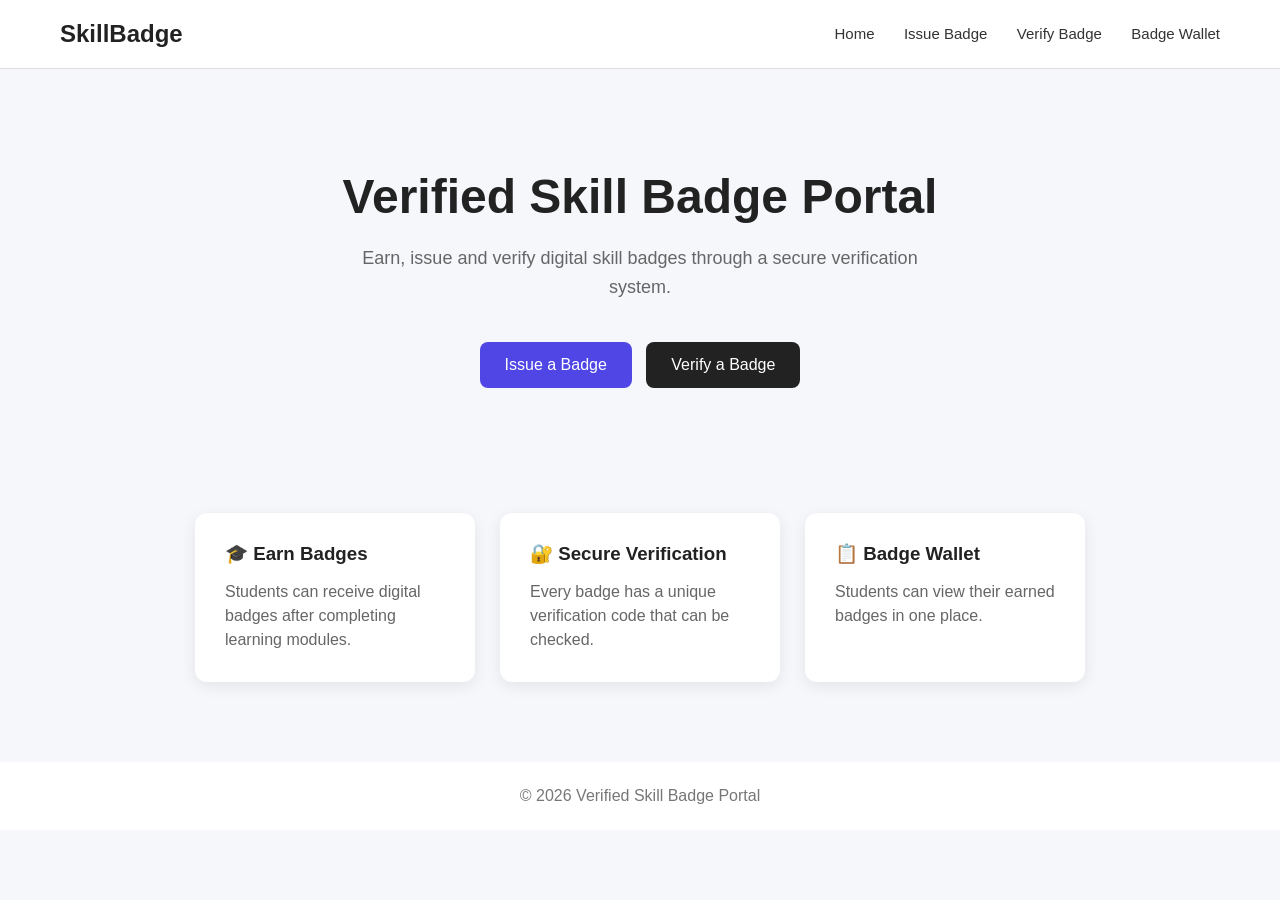
<file: frontend/index.html>
<!DOCTYPE html>
<html lang="en">

<head>
    <meta charset="UTF-8">
    <meta name="viewport" content="width=device-width, initial-scale=1.0">

    <title>Verified Skill Badge Portal</title>

    <link rel="stylesheet" href="css/style.css">
</head>

<body>

    <!-- Navigation Bar -->
    <nav>
        <h2>SkillBadge</h2>

        <div>
            <a href="index.html">Home</a>
            <a href="issue-badge.html">Issue Badge</a>
            <a href="verify-badge.html">Verify Badge</a>
            <a href="wallet.html">Badge Wallet</a>
        </div>
    </nav>


    <!-- Main Section -->
    <main>

        <section class="hero">

            <h1>Verified Skill Badge Portal</h1>

            <p>
                Earn, issue and verify digital skill badges
                through a secure verification system.
            </p>

            <div class="buttons">

                <a href="issue-badge.html" class="btn">
                    Issue a Badge
                </a>

                <a href="verify-badge.html" class="btn secondary">
                    Verify a Badge
                </a>

            </div>

        </section>


        <!-- Features -->
        <section class="features">

            <div class="card">
                <h3>🎓 Earn Badges</h3>
                <p>
                    Students can receive digital badges
                    after completing learning modules.
                </p>
            </div>

            <div class="card">
                <h3>🔐 Secure Verification</h3>
                <p>
                    Every badge has a unique verification
                    code that can be checked.
                </p>
            </div>

            <div class="card">
                <h3>📋 Badge Wallet</h3>
                <p>
                    Students can view their earned badges
                    in one place.
                </p>
            </div>

        </section>

    </main>


    <!-- Footer -->
    <footer>
        <p>© 2026 Verified Skill Badge Portal</p>
    </footer>

</body>

</html>
</file>
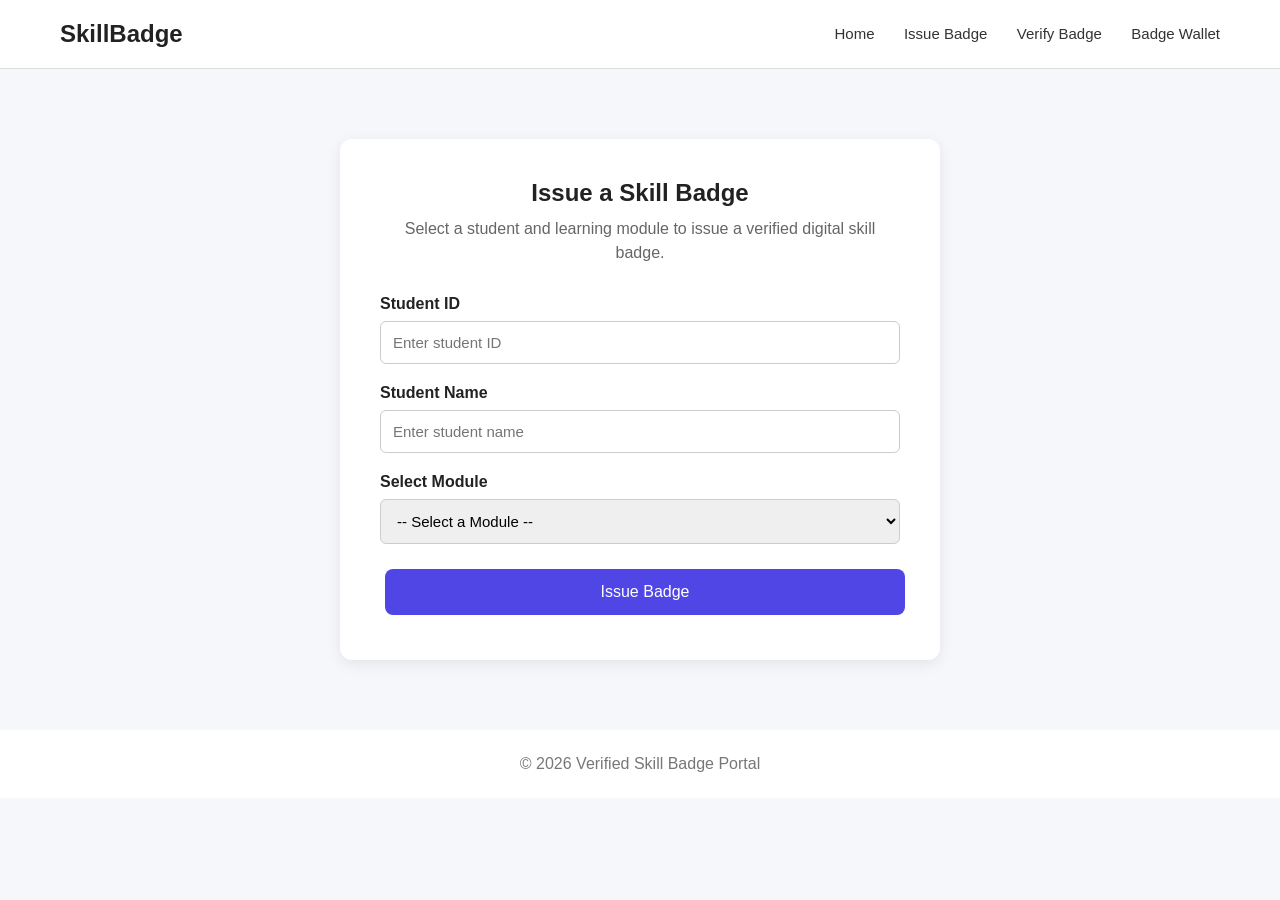
<file: frontend/issue-badge.html>
<!DOCTYPE html>
<html lang="en">

<head>

    <meta charset="UTF-8">

    <meta name="viewport" content="width=device-width, initial-scale=1.0">

    <title>Issue Badge - SkillBadge</title>

    <link rel="stylesheet" href="css/style.css">

</head>


<body>

    <!-- Navigation Bar -->

    <nav>

        <h2>SkillBadge</h2>

        <div>

            <a href="index.html">Home</a>

            <a href="issue-badge.html">Issue Badge</a>

            <a href="verify-badge.html">Verify Badge</a>

            <a href="wallet.html">Badge Wallet</a>

        </div>

    </nav>


    <!-- Main Content -->

    <main>

        <section class="form-section">

            <h1>Issue a Skill Badge</h1>

            <p>
                Select a student and learning module to issue
                a verified digital skill badge.
            </p>


            <!-- Badge Form -->

            <form>

                <!-- Student ID -->

                <div class="form-group">

                    <label for="studentId">
                        Student ID
                    </label>

                    <input
                        type="text"
                        id="studentId"
                        name="studentId"
                        placeholder="Enter student ID"
                        required
                    >

                </div>


                <!-- Student Name -->

                <div class="form-group">

                    <label for="studentName">
                        Student Name
                    </label>

                    <input
                        type="text"
                        id="studentName"
                        name="studentName"
                        placeholder="Enter student name"
                        required
                    >

                </div>


                <!-- Module -->

                <div class="form-group">

                    <label for="module">
                        Select Module
                    </label>

                    <select
                        id="module"
                        name="module"
                        required
                    >

                        <option value="">
                            -- Select a Module --
                        </option>

                        <option value="web-technologies">
                            Web Technologies
                        </option>

                        <option value="java">
                            Java Programming
                        </option>

                        <option value="database">
                            Database Management
                        </option>

                    </select>

                </div>


                <!-- Issue Button -->

                <button type="submit" class="btn">
                    Issue Badge
                </button>

            </form>

        </section>

    </main>


    <!-- Footer -->

    <footer>

        <p>
            © 2026 Verified Skill Badge Portal
        </p>

    </footer>


</body>

</html>
</file>
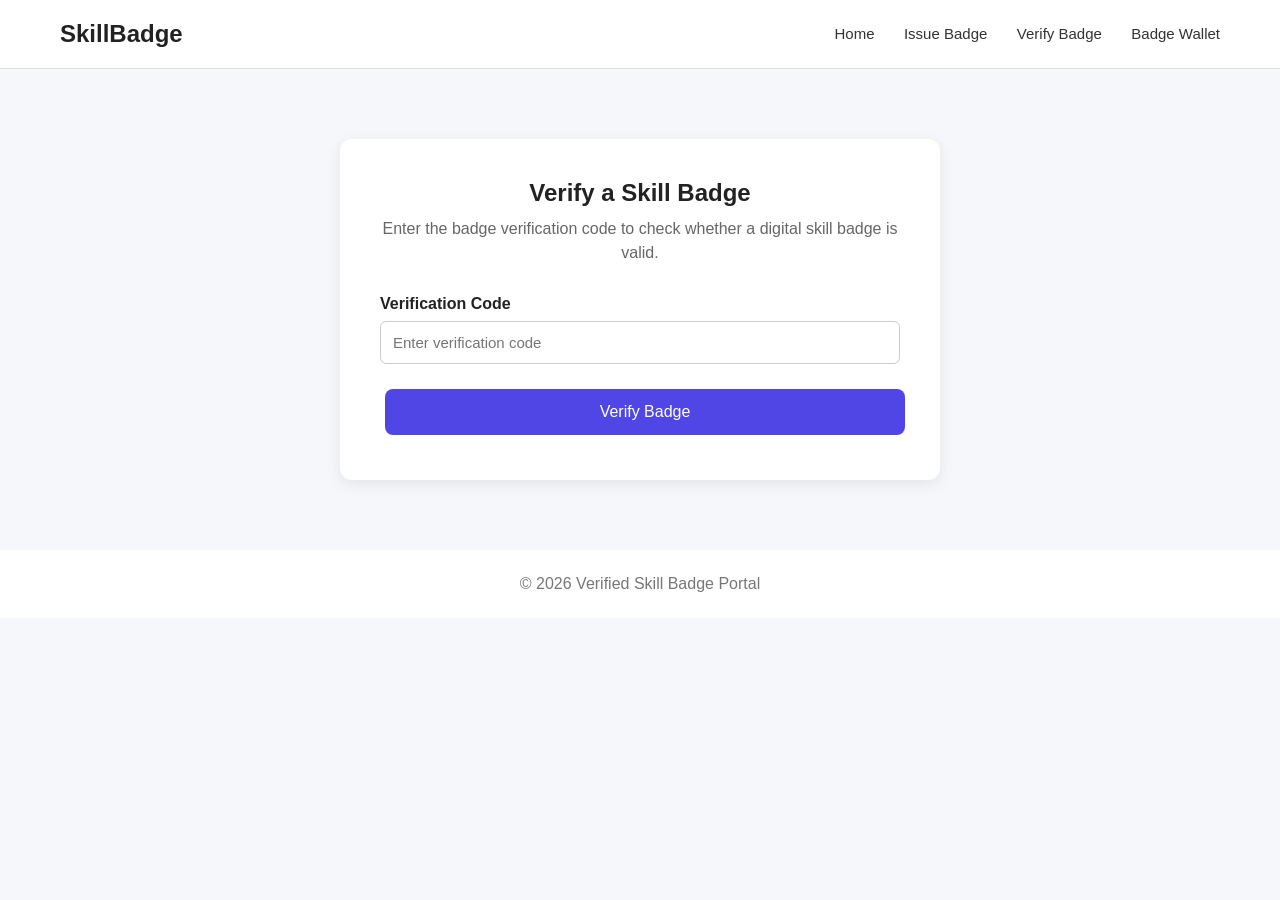
<file: frontend/verify-badge.html>
<!DOCTYPE html>
<html lang="en">

<head>

    <meta charset="UTF-8">

    <meta name="viewport" content="width=device-width, initial-scale=1.0">

    <title>Verify Badge - SkillBadge</title>

    <link rel="stylesheet" href="css/style.css">

</head>


<body>

    <!-- Navigation Bar -->

    <nav>

        <h2>SkillBadge</h2>

        <div>

            <a href="index.html">Home</a>

            <a href="issue-badge.html">Issue Badge</a>

            <a href="verify-badge.html">Verify Badge</a>

            <a href="wallet.html">Badge Wallet</a>

        </div>

    </nav>


    <!-- Main Content -->

    <main>

        <section class="form-section">

            <h1>Verify a Skill Badge</h1>

            <p>
                Enter the badge verification code to check
                whether a digital skill badge is valid.
            </p>


            <!-- Verification Form -->

            <form>

                <div class="form-group">

                    <label for="verificationCode">
                        Verification Code
                    </label>

                    <input
                        type="text"
                        id="verificationCode"
                        name="verificationCode"
                        placeholder="Enter verification code"
                        required
                    >

                </div>


                <button type="submit" class="btn">
                    Verify Badge
                </button>

            </form>

        </section>

    </main>


    <!-- Footer -->

    <footer>

        <p>
            © 2026 Verified Skill Badge Portal
        </p>

    </footer>


</body>

</html>
</file>
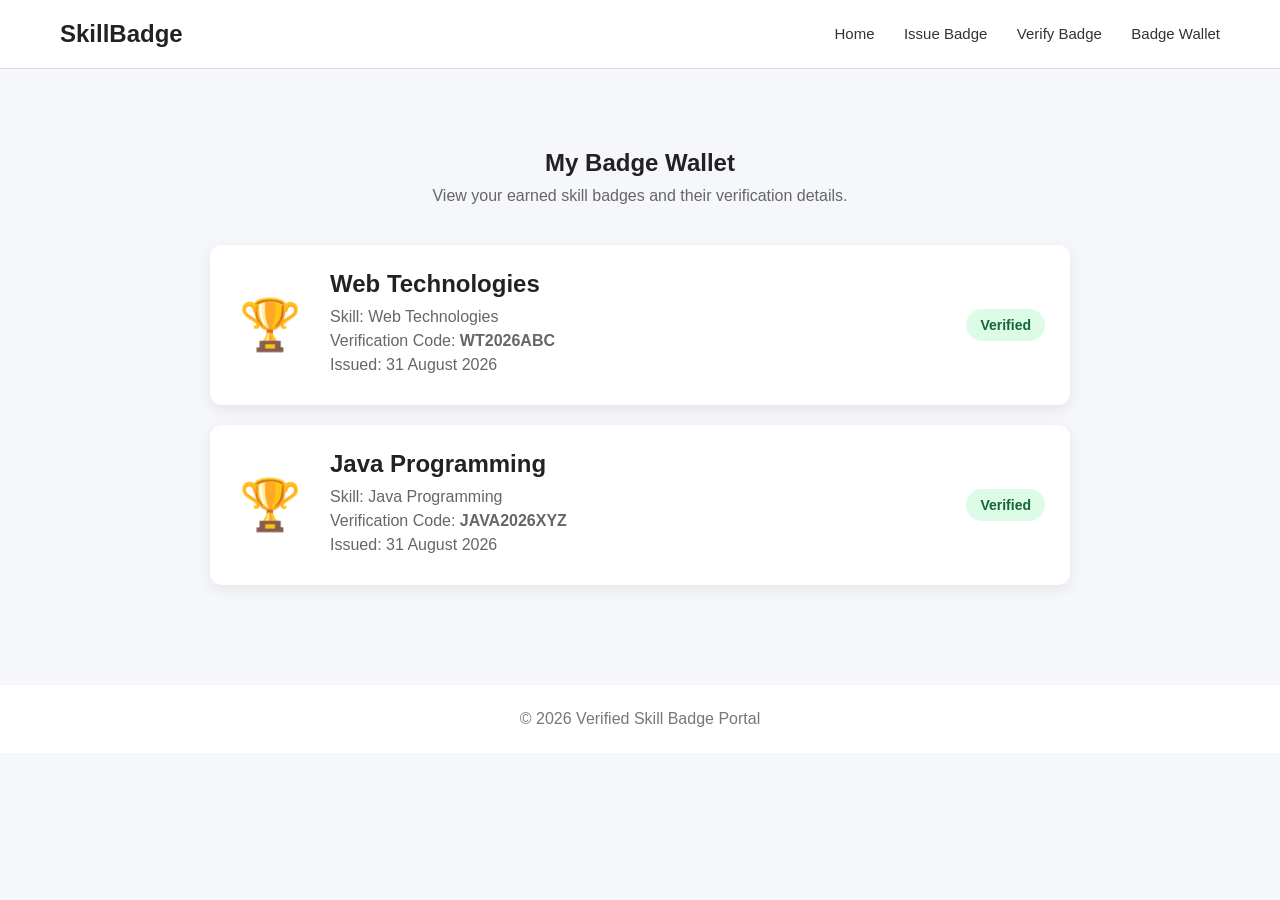
<file: frontend/wallet.html>
<!DOCTYPE html>
<html lang="en">

<head>

    <meta charset="UTF-8">

    <meta name="viewport" content="width=device-width, initial-scale=1.0">

    <title>Badge Wallet - SkillBadge</title>

    <link rel="stylesheet" href="css/style.css">

</head>


<body>

    <!-- Navigation Bar -->

    <nav>

        <h2>SkillBadge</h2>

        <div>

            <a href="index.html">Home</a>

            <a href="issue-badge.html">Issue Badge</a>

            <a href="verify-badge.html">Verify Badge</a>

            <a href="wallet.html">Badge Wallet</a>

        </div>

    </nav>


    <!-- Main Content -->

    <main>

        <section class="wallet-section">

            <h1>My Badge Wallet</h1>

            <p class="wallet-description">
                View your earned skill badges and their
                verification details.
            </p>


            <!-- Badge 1 -->

            <div class="badge-card">

                <div class="badge-icon">
                    🏆
                </div>

                <div class="badge-info">

                    <h2>Web Technologies</h2>

                    <p>
                        Skill: Web Technologies
                    </p>

                    <p>
                        Verification Code:
                        <strong>WT2026ABC</strong>
                    </p>

                    <p>
                        Issued: 31 August 2026
                    </p>

                </div>

                <div>

                    <span class="badge-status">
                        Verified
                    </span>

                </div>

            </div>


            <!-- Badge 2 -->

            <div class="badge-card">

                <div class="badge-icon">
                    🏆
                </div>

                <div class="badge-info">

                    <h2>Java Programming</h2>

                    <p>
                        Skill: Java Programming
                    </p>

                    <p>
                        Verification Code:
                        <strong>JAVA2026XYZ</strong>
                    </p>

                    <p>
                        Issued: 31 August 2026
                    </p>

                </div>

                <div>

                    <span class="badge-status">
                        Verified
                    </span>

                </div>

            </div>


        </section>

    </main>


    <!-- Footer -->

    <footer>

        <p>
            © 2026 Verified Skill Badge Portal
        </p>

    </footer>


</body>

</html>
</file>
<file: frontend/css/style.css>
* {
    margin: 0;
    padding: 0;
    box-sizing: border-box;
}

body {
    font-family: Arial, sans-serif;
    background-color: #f5f7fb;
    color: #222;
}


/* Navigation */

nav {
    display: flex;
    justify-content: space-between;
    align-items: center;

    padding: 20px 60px;

    background-color: #ffffff;

    border-bottom: 1px solid #ddd;
}

nav h2 {
    font-size: 24px;
}

nav a {
    text-decoration: none;
    color: #333;

    margin-left: 25px;

    font-size: 15px;
}

nav a:hover {
    color: #4f46e5;
}


/* Hero */

.hero {
    text-align: center;

    padding: 100px 20px 80px;
}

.hero h1 {
    font-size: 48px;
    margin-bottom: 20px;
}

.hero p {
    font-size: 18px;
    color: #666;

    max-width: 600px;
    margin: auto;

    line-height: 1.6;
}


/* Buttons */

.buttons {
    margin-top: 35px;
}

.btn {
    display: inline-block;

    padding: 14px 25px;

    background-color: #4f46e5;
    color: white;

    text-decoration: none;

    border-radius: 8px;

    margin: 5px;
}

.btn:hover {
    opacity: 0.9;
}

.secondary {
    background-color: #222;
}


/* Features */

.features {
    display: flex;

    justify-content: center;

    gap: 25px;

    padding: 40px 60px 80px;
}

.card {
    background-color: white;

    width: 280px;

    padding: 30px;

    border-radius: 12px;

    box-shadow: 0 4px 15px rgba(0, 0, 0, 0.08);
}

.card h3 {
    margin-bottom: 15px;
}

.card p {
    color: #666;

    line-height: 1.5;
}


/* Footer */

footer {
    text-align: center;

    padding: 25px;

    background-color: #ffffff;

    color: #777;
}

/* Form Section */

.form-section {
    max-width: 600px;
    margin: 70px auto;
    padding: 40px;

    background-color: white;

    border-radius: 12px;

    box-shadow: 0 4px 15px rgba(0, 0, 0, 0.08);
}

.form-section h1 {
    text-align: center;

    margin-bottom: 10px;
}

.form-section > p {
    text-align: center;

    color: #666;

    margin-bottom: 30px;

    line-height: 1.5;
}


/* Form Groups */

.form-group {
    margin-bottom: 20px;
}

.form-group label {
    display: block;

    margin-bottom: 8px;

    font-weight: bold;
}

.form-group input,
.form-group select {
    width: 100%;

    padding: 12px;

    border: 1px solid #ccc;

    border-radius: 6px;

    font-size: 15px;
}

.form-group input:focus,
.form-group select:focus {
    outline: none;

    border-color: #4f46e5;
}


/* Submit Button */

form .btn {
    border: none;

    cursor: pointer;

    font-size: 16px;

    width: 100%;
}

/* Badge Wallet */

.wallet-section {
    max-width: 900px;

    margin: 60px auto;

    padding: 20px;
}

.wallet-section h1 {
    text-align: center;

    margin-bottom: 10px;
}

.wallet-description {
    text-align: center;

    color: #666;

    margin-bottom: 40px;
}


/* Badge Card */

.badge-card {
    display: flex;

    align-items: center;

    gap: 25px;

    background-color: white;

    padding: 25px;

    margin-bottom: 20px;

    border-radius: 12px;

    box-shadow: 0 4px 15px rgba(0, 0, 0, 0.08);
}


/* Badge Icon */

.badge-icon {
    font-size: 50px;

    min-width: 70px;

    text-align: center;
}


/* Badge Information */

.badge-info {
    flex: 1;
}

.badge-info h2 {
    margin-bottom: 10px;
}

.badge-info p {
    color: #666;

    margin-bottom: 6px;
}


/* Badge Status */

.badge-status {
    display: inline-block;

    padding: 8px 14px;

    background-color: #dcfce7;

    color: #166534;

    border-radius: 20px;

    font-size: 14px;

    font-weight: bold;
}
</file>
